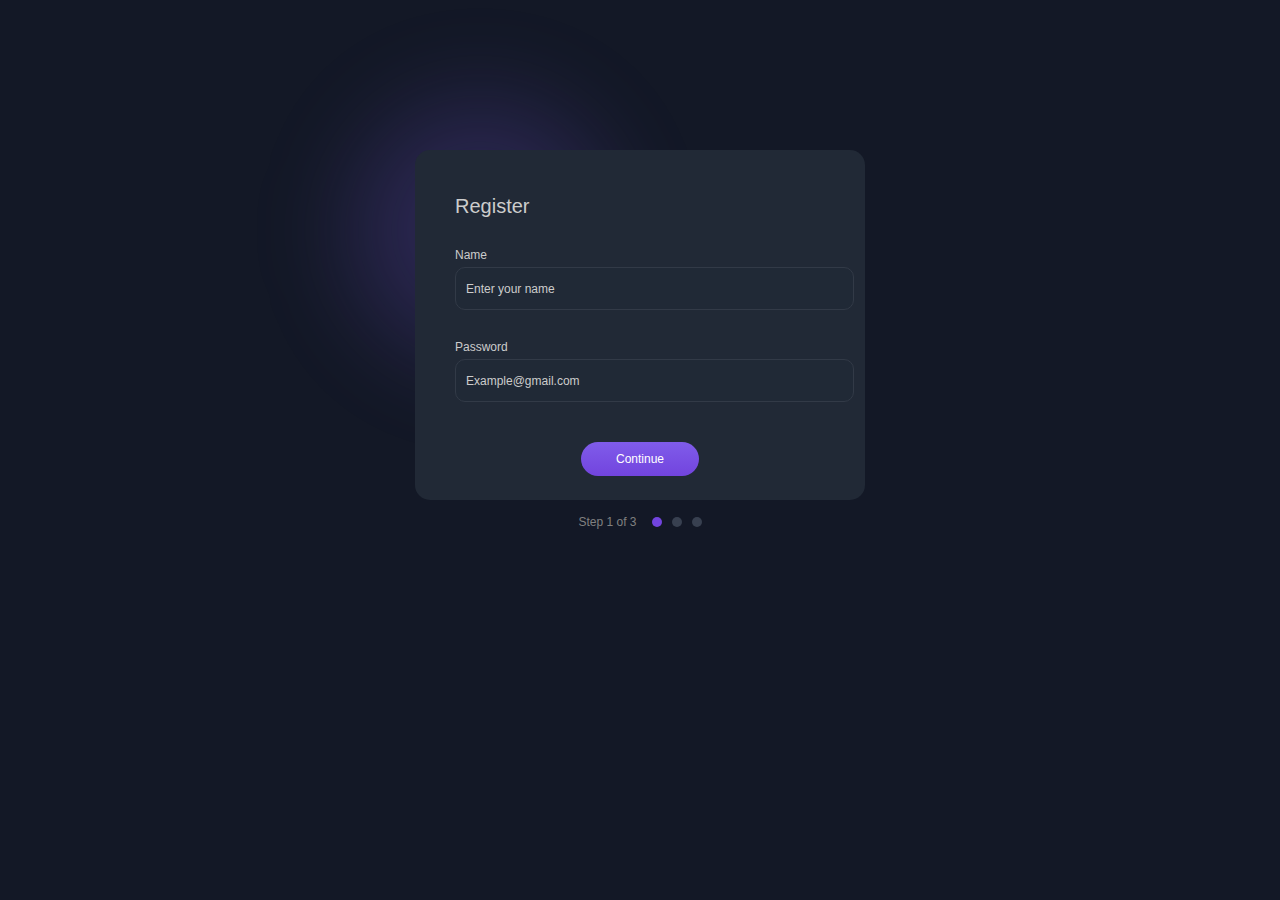
<file: index.html>
<!DOCTYPE html>
<html lang="en">
<head>
    <meta charset="UTF-8">
    <meta name="viewport" content="width=device-width, initial-scale=1.0">
    <link rel="stylesheet" href="style.css">
    <title>task</title>
</head>
<body>
    <div class="circle"></div>
    <div class="block">
        <p class="register">Register</p>
        <p class="name">Name</p>
        <input type="text" class="nameinput" placeholder="Enter your name">
        <p class="email">Password</p>
        <input type="text" class="emailinput" placeholder="Example@gmail.com">
        <button class="submit">Continue</button>
    </div>

    <div class="progress-container">
        <div class="progress-indicator">
            <span class="progress-text">Step 1 of 3</span>
            <div class="progress-dots">
                <span class="dot active"></span>
                <span class="dot"></span>
                <span class="dot"></span>
            </div>
        </div>
    </div>
</body>
</html>
</file>
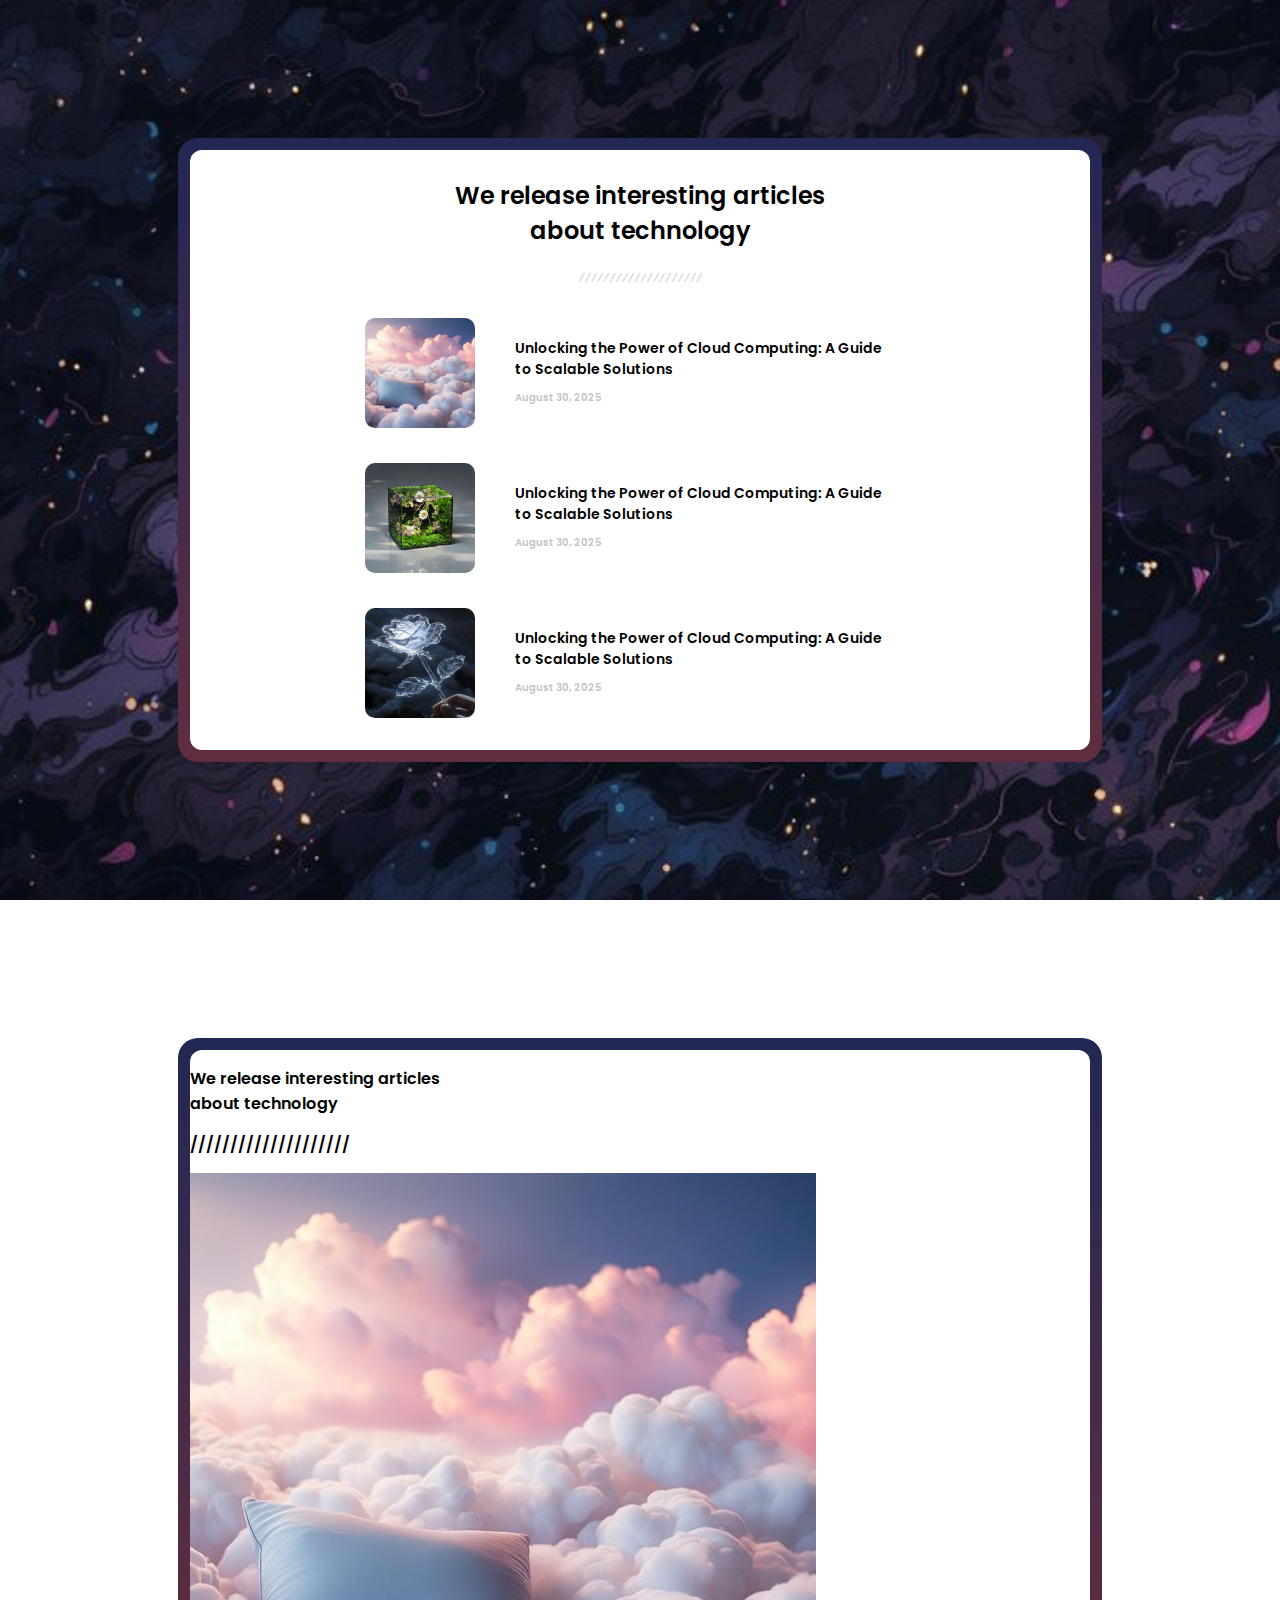
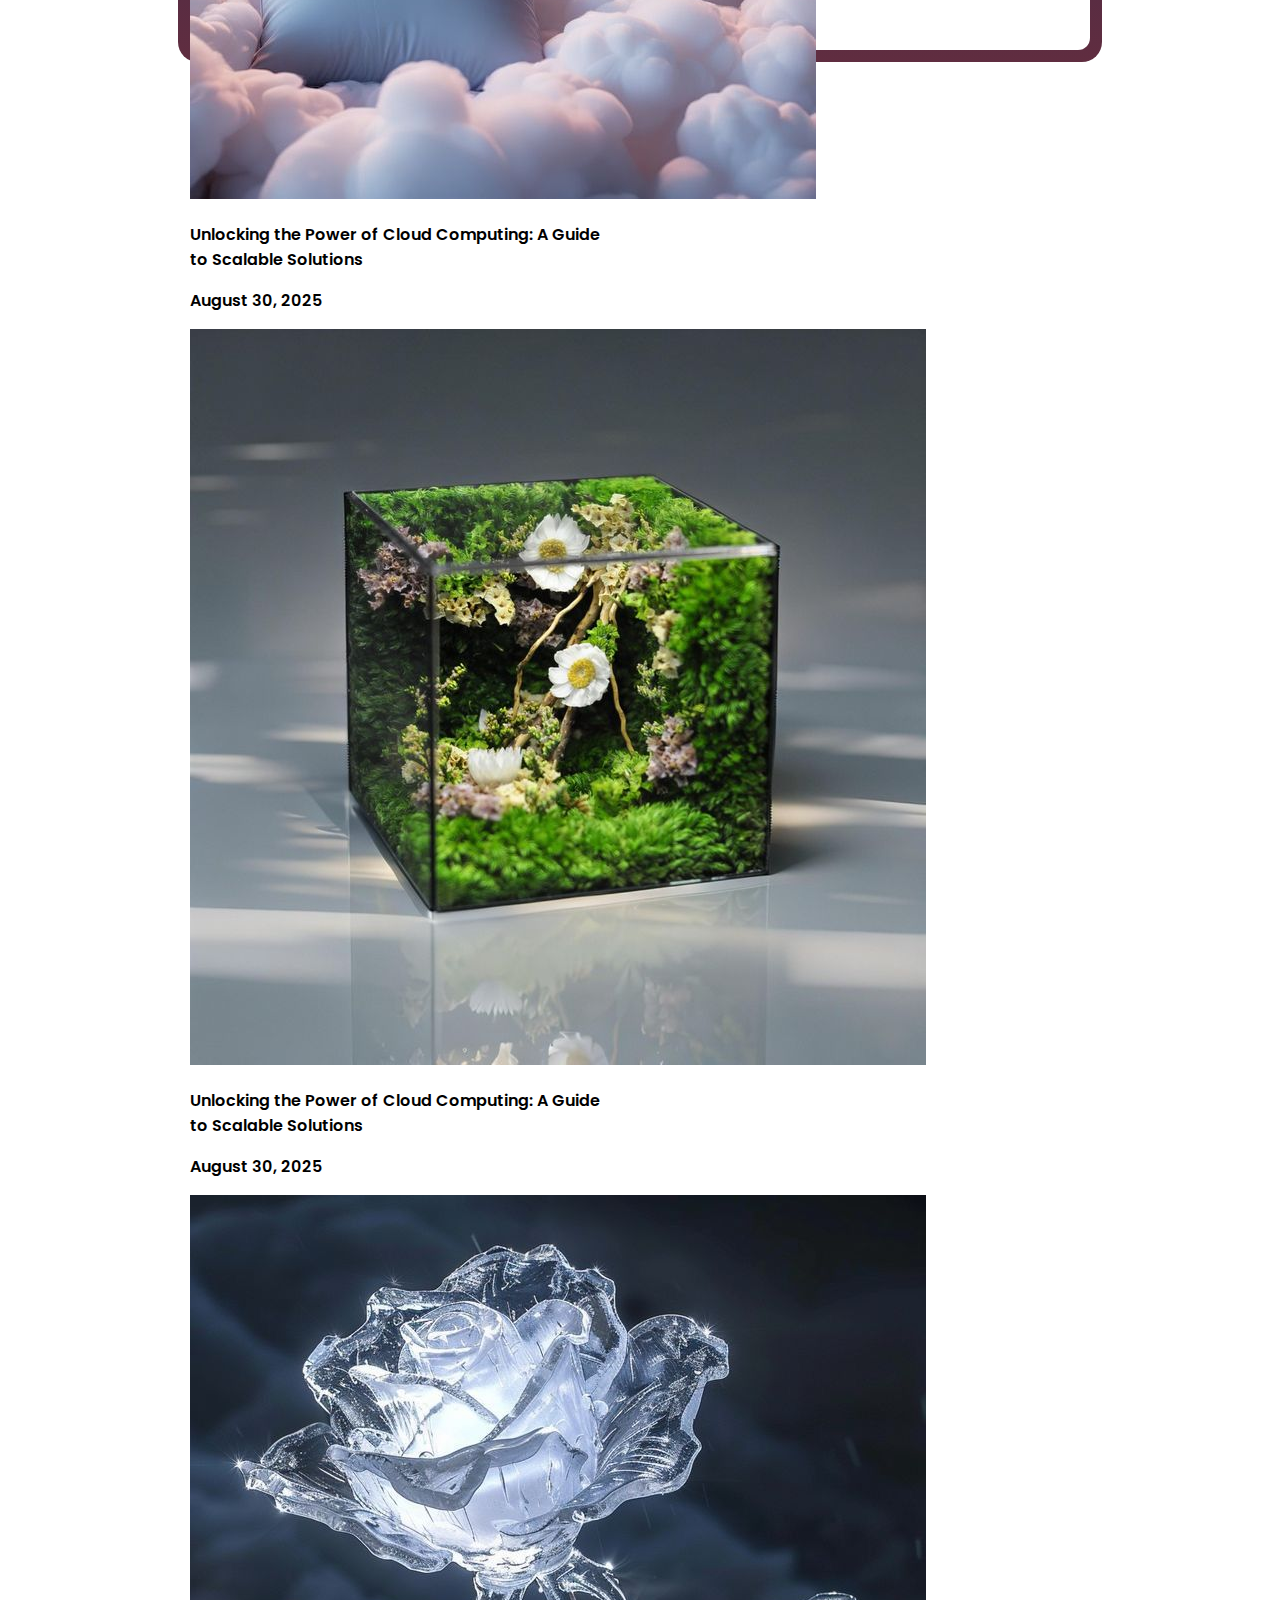
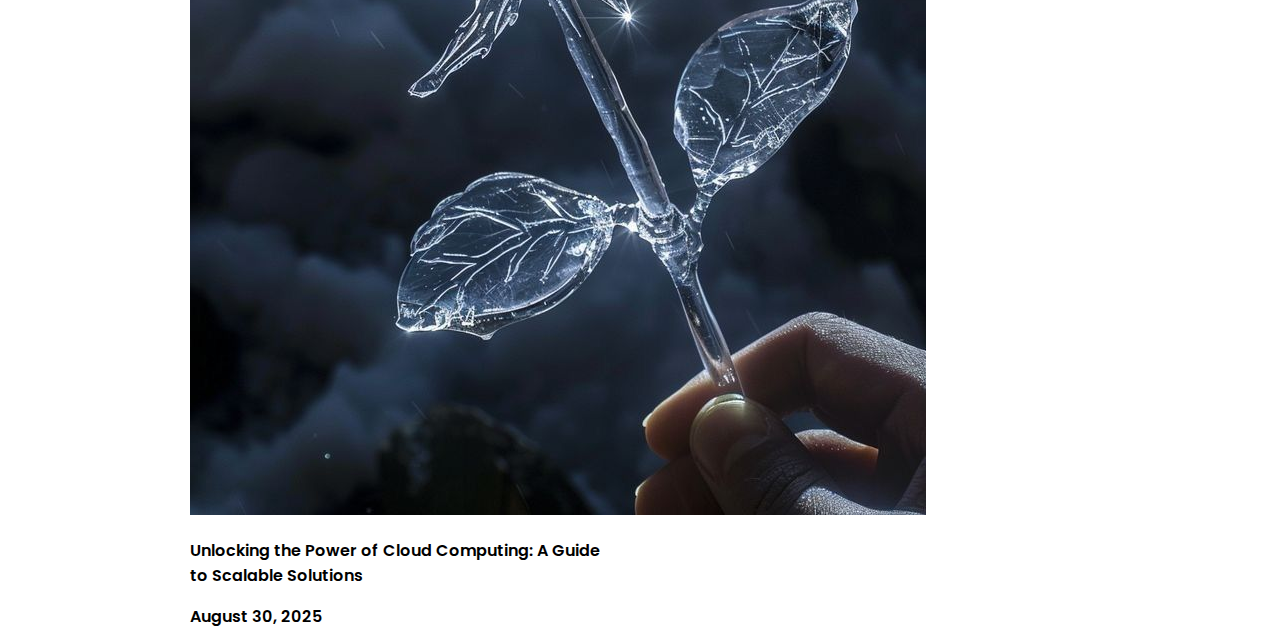
<file: article_listing_project/index.html>
<!DOCTYPE html>
<html lang="en">
<head>
    <meta charset="UTF-8">
    <meta name="viewport" content="width=device-width, initial-scale=1.0">
    <link rel="stylesheet" href="style.css">
    <link href="https://fonts.googleapis.com/css2?family=Poppins:wght@100;300;400;500;600;700&display=swap" rel="stylesheet">
    <title>article-listing-project</title>
</head>
<body>
    <div class="parent-container large">
        <div class="action-block large">
            <div class="title large">
                <p>We release interesting articles <br> about technology</p>
                <p class="slashs">////////////////////</p>
            </div>
            <div class="info-block"> 
                <img src="./images/clouds.jpg" alt="">
                <div>
                    <p class="fat-text">Unlocking the Power of Cloud Computing: A Guide <br> to Scalable Solutions</p>
                    <p class="thin-text">August 30, 2025</p>
                </div>
            </div>
            <div class="info-block"> 
                <img src="./images/cube.jpg" alt="">
                <div>
                    <p class="fat-text">Unlocking the Power of Cloud Computing: A Guide <br> to Scalable Solutions</p>
                    <p class="thin-text">August 30, 2025</p>
                </div>
            </div>
            <div class="info-block"> 
                <img src="./images/flower.jpg" alt="">
                <div>
                    <p class="fat-text">Unlocking the Power of Cloud Computing: A Guide <br> to Scalable Solutions</p>
                    <p class="thin-text">August 30, 2025</p>
                </div>
            </div>
        </div>
    </div>
    <!------------------------------------------------------action-block--small----------------------------------------------------------------->
    <div class="parent-container small">
        <div class="action-block small">
            <div class="title-small">
                <p>We release interesting articles <br> about technology</p>
                <p class="slashs-small">////////////////////</p>
            </div>
            <div class="info-block-small"> 
                <img src="./images/clouds.jpg" alt="">
                <div>
                    <p class="fat-text-small">Unlocking the Power of Cloud Computing: A Guide <br> to Scalable Solutions</p>
                    <p class="thin-text-small">August 30, 2025</p>
                </div>
            </div>
            <div class="info-block-small"> 
                <img src="./images/cube.jpg" alt="">
                <div>
                    <p class="fat-text-small">Unlocking the Power of Cloud Computing: A Guide <br> to Scalable Solutions</p>
                    <p class="thin-text-small">August 30, 2025</p>
                </div>
            </div>
            <div class="info-block-small"> 
                <img src="./images/flower.jpg" alt="">
                <div>
                    <p class="fat-text-small">Unlocking the Power of Cloud Computing: A Guide <br> to Scalable Solutions</p>
                    <p class="thin-text-small">August 30, 2025</p>
                </div>
            </div>
        </div>
    </div>
</body>
</html>
</file>
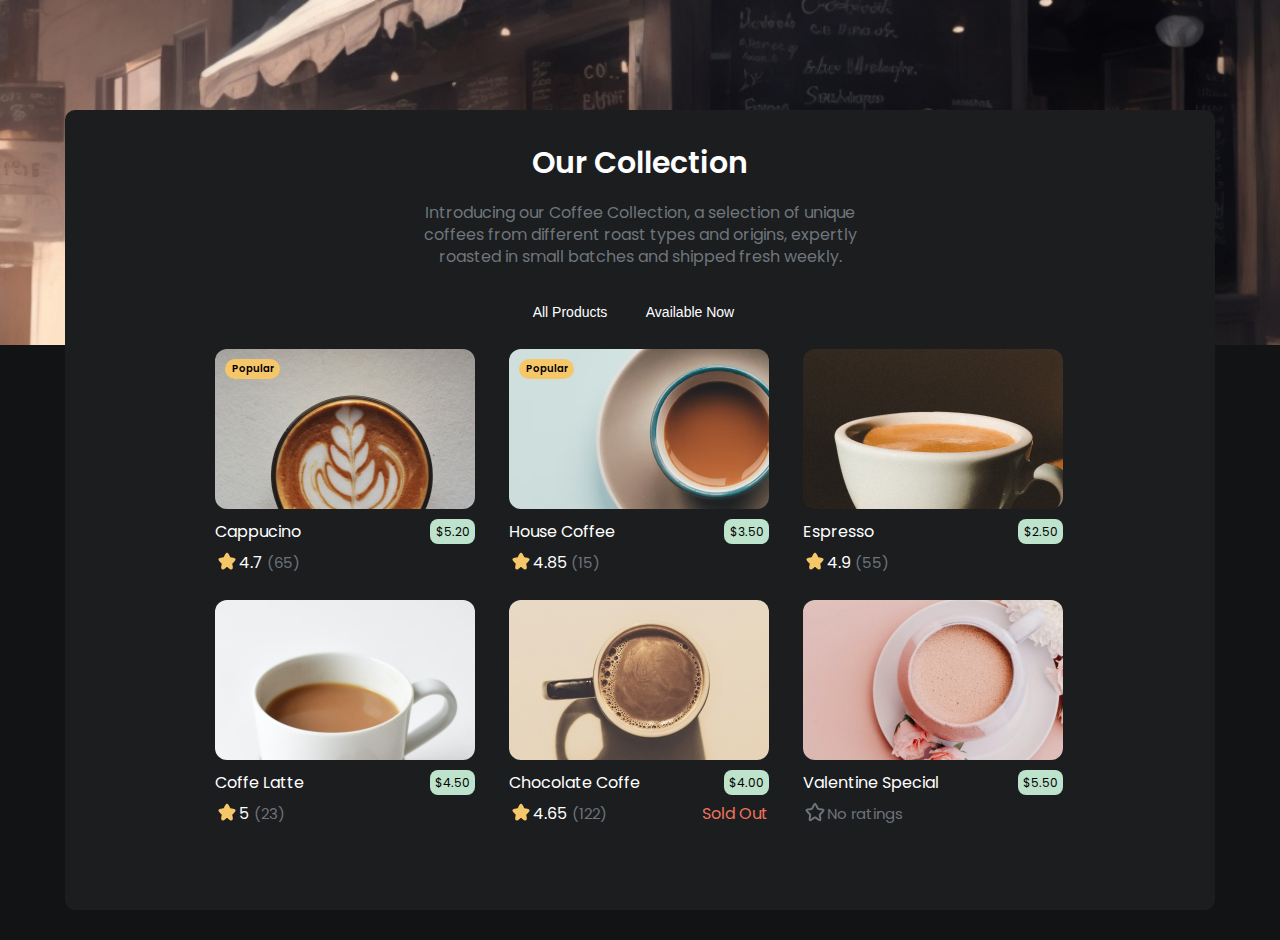
<file: coffe_listing_project/index.html>
<!DOCTYPE html>
<html lang="en">
<head>
    <meta charset="UTF-8">
    <meta name="viewport" content="width=device-width, initial-scale=1.0">
    <link href="https://fonts.googleapis.com/css2?family=Poppins:wght@100;300;400;500;600;700&display=swap" rel="stylesheet">
    <link rel="stylesheet" href="./style.css">
    <title>Coffe Listing</title>
</head>
<body>
    <div class="wrapper">
        <div class="main-block">
            <p class="title">Our Collection</p>
            <p class="undertitle-text">Introducing our Coffee Collection, a selection of unique <br> coffees from different roast types and origins, expertly <br> roasted in small batches and shipped fresh weekly.</p>
            <div class="buttons">
                <button class="all-products-btn">All Products</button>
                <button class="available-now-btn">Available Now</button>
            </div>
            <!-- Cappuccino -->
                <div class="card-wrapper margin">
                    <div class="card popular">
                        <img src="./images/cappuccino.jpg" alt="Cappuccino">
                    </div>
                    <div class="title-price">
                        <span>Cappucino</span>
                        <span class="price">$5.20</span>
                    </div>
                    <div class="rating">
                        <span>4.7 <span style="color: #6E737B; font-size: 15px;">(65)</span></span>
                    </div>
                </div>
                <!-- House Coffe -->
                <div class="card-wrapper">
                    <div class="card popular">
                        <img src="./images/house-coffee.jpg" alt="house-coffee">
                    </div>
                    <div class="title-price">
                        <span>House Coffee</span>
                        <span class="price">$3.50</span>
                    </div>
                    <div class="rating">
                        <span>4.85 <span style="color: #6E737B; font-size: 15px;">(15)</span></span>
                    </div>
                </div>
                <!-- Espresso -->
                <div class="card-wrapper">
                    <div class="card">
                        <img src="./images/espresso.jpg" alt="espresso">
                    </div>
                    <div class="title-price">
                        <span>Espresso</span>
                        <span class="price">$2.50</span>
                    </div>
                    <div class="rating">
                        <span>4.9<span class="count-reviews" style="color: #6E737B; font-size: 15px;">(55)</span></span>
                    </div>
                </div>
                <!-- Coffe Latte -->
                <div class="card-wrapper margin">
                    <div class="card">
                        <img src="./images/coffee-latte.jpg" alt="Coffe-Latte">
                    </div>
                    <div class="title-price">
                        <span>Coffe Latte</span>
                        <span class="price">$4.50</span>
                    </div>
                    <div class="rating">
                        <span>5<span class="count-reviews" style="color: #6E737B; font-size: 15px;">(23)</span></span>
                    </div>
                </div>
                <!-- Chocolate Coffe -->
                <div class="card-wrapper">
                    <div class="card">
                        <img src="./images/chocolate-coffee.jpg" alt="chocolate-coffee">
                    </div>
                    <div class="title-price">
                        <span>Chocolate Coffe</span>
                        <span class="price">$4.00</span>
                    </div>
                    <div class="rating choco">
                        <span>4.65<span class="count-reviews" style="color: #6E737B; font-size: 15px;">(122)</span></span>
                        <span class="sold-out">Sold Out</span>
                    </div>
                </div>
                <!-- Valentine Coffe -->
                <div class="card-wrapper">
                    <div class="card">
                        <img src="./images/valentine-special.jpg" alt="valentine-special">
                    </div>
                    <div class="title-price">
                        <span>Valentine Special</span>
                        <span class="price">$5.50</span>
                    </div>
                    <div class="rating empty">
                        <span style="color: #6E737B; font-size: 15px;">No ratings</span>
                    </div>
                </div>
        </div>
    </div>
</body>
</html>
</file>
<file: style.css>
body {
    background: #131826;
}

.circle {
    background: radial-gradient(rgba(128, 91, 234, 0.3), transparent);
    filter: blur(40px);
    width: 300px;
    height: 300px;
    border-radius: 50%;

    position: absolute;
    top: 80px;
    left: 330px;
    z-index: -1;
}

.block {
    background-color: #212936;
    margin: auto;
    margin-top: 150px;
    width: 450px;
    height: 350px;
    border: none;
    padding: 30px 40px;
    box-sizing: border-box;
    border-radius: 15px;
}

.register {
    font-size: 20px;
    font-family: sans-serif;
    color: #ccc;
    margin-top: 15px;
    margin-bottom: 30px;
}

.name {
    font-size: 12px;
    font-family: sans-serif;
    color: #ccc;
    display: flex;
    margin-bottom: 5px;
}

.email {
    font-size: 12px;
    font-family: sans-serif;
    color: #ccc;
    display: flex;
    margin: 30px 0 5px 0;
}

.nameinput {
    color: #ccc;
    background-color: #202936;
    padding: 13px 210px 13px 10px;
    border: 1px solid #323A47;
    border-radius: 10px;
}

.nameinput::placeholder {
    color: #ccc;
    font-size: 12px;
}

.emailinput::placeholder {
    color: #ccc;
    font-size: 12px;
}

.emailinput {
    background-color: #202936;
    padding: 13px 210px 13px 10px;
    border: 1px solid #323A47;
    border-radius: 10px;
}

.submit {
    background: linear-gradient(to bottom,#805CEA ,#7244DE);
    color: #fff;
    font-family: sans-serif;
    font-size: 12px;
    padding: 10px 35px;
    border-radius: 20px;
    border: none;
    cursor: pointer;
    display: block;
    margin-left: auto;
    margin-right: auto;
    margin-top: 40px;
}

.progress-container {
    color: gray;
    display: flex;
    justify-content: center;
    width: 100%;
    margin-top: 15px;
}

.progress-indicator {
    display: flex;
    align-items: center;
    gap: 15px; 
}

.progress-text {
    font-family: sans-serif;
    font-size: 12px;
}

.progress-dots {
    display: flex;
    gap: 10px;
}

.dot {
    width: 10px;
    height: 10px;
    border-radius: 50%;
    background-color: #384050;
}

.dot.active {
    background-color: #7244DE;
}
</file>
<file: article_listing_project/style.css>
body {
  background-image: url('images/space.jpg');
  background-size: cover;
  background-position: center;
  background-repeat: no-repeat;
  margin: 0;
  height: 100vh;
  font-family: "Poppins", sans-serif;
  font-weight: 600;
  color: black;
}

.parent-container {
    display: flex;
    justify-content: center;
    align-items: center;
    height: 100vh;
}

.action-block {
    width: 900px;
    height: 600px;
    background: white;
    border-radius: 12px;
    position: relative;
}

.action-block::before {
    content: '';
    position: absolute;
    z-index: -1;
    inset: -12px;
    background: linear-gradient(180deg, #222754, #602D40);
    border-radius: 20px;
}

.title {
    display: block;
    text-align: center;
    margin: 28px 0 0 0;
    font-size: 24px;
}

.slashs {
    font-size: 12px;
    font-family: 'Courier New', Courier, monospace;
    letter-spacing: -1px;
    color: #d8d8d8;
}

.info-block {
    display: flex;
}

.info-block img {
    width: 110px;
    height: 110px;
    border-radius: 10px;
    margin: 20px 0 15px 175px;
}

.fat-text {
    margin: 40px 0 0 40px;
    font-size: 14px;
}

.thin-text {
    color: #C1C4CA;
    font-size: 10px;
    margin: 10px 0 0 40px;
}
</file>
<file: coffe_listing_project/style.css>
body {
    background-image: url("./images/bg-cafe.jpg");
    background-repeat: no-repeat;
    background-size: 115%;
    background-color: #111315;
    margin: 30px;
    font-family: "Poppins", sans-serif;
    color: white;
}

.wrapper {
    display: flex;
    position: relative;
    justify-content: center;
}

.main-block {
    width: 1150px;
    height: 800px;
    background-color: #1B1D1F;
    margin: 80px 0 0 0;
    border-radius: 10px;
}

.title {
    font-weight:600;
    font-size: 30px;
    margin: 30px 0 0 0;
    text-align: center;
}

.undertitle-text {
    font-size: 16px;
    color: #6F757B;
    line-height: 22px;
    text-align: center;
}

.buttons {
    display: flex;
    justify-content: center;
    text-align: center;
}

.all-products-btn {
    background-color: transparent;
    font-size: 14px;
    width: 105px;
    height: 35px;
    color: white;
    border-radius: 10px;
    margin: 10px 15px 0 0;
    border: none;
}

.available-now-btn {
    background-color: transparent;
    font-size: 14px;
    width: 105px;
    height: 35px;
    color: white;
    border-radius: 10px;
    margin: 10px 20px 0 0;
    border: none;
}

.buttons button:hover {
    background-color: #4D5562;
    cursor: pointer;
}

.card-wrapper {
    display: inline-flex;
    flex-direction: column;
    text-align: left;
    margin: 20px 0 0 30px;
}

.card-wrapper.margin {
    margin-left: 150px;
}

.card {
    display: flex;
}

.card.popular::before {
    content: "Popular";
    position: absolute;
    background-color: #F6C768;
    color: black;
    font-weight: 600;
    margin: 10px 0 0 10px;
    display: flex;
    justify-content: center;
    align-items: center;
    border-radius: 10px;
    width: 55px;
    height: 20px;
    font-size: 10px;
}

.card img {
    border-radius: 12px;
}

.title-price {
    display: flex;
    justify-content: space-between;
    align-items: center;
    margin-top: 10px;
}

.price{
    display: flex;
    justify-content: center;
    align-items: center;
    background-color: #BDE3CC;
    width: 45px;
    height: 25px;
    color: black;
    font-size: 12px;
    border-radius: 8px;
}

.rating {
    display: flex;
    justify-content: start;
    align-items: center;
}

.count-reviews {
    margin: 0 0 0 5px;
}

.rating.empty::before {
    margin: 5px 0 0 0;
    content: url("./images/Star.svg");
}

.rating::before {
    margin: 5px 0 0 0;
    content: url("./images/Star_fill.svg");
}

.sold-out {
    margin: 0 0 0 95px;
    color: #ED735D;
}
</file>
